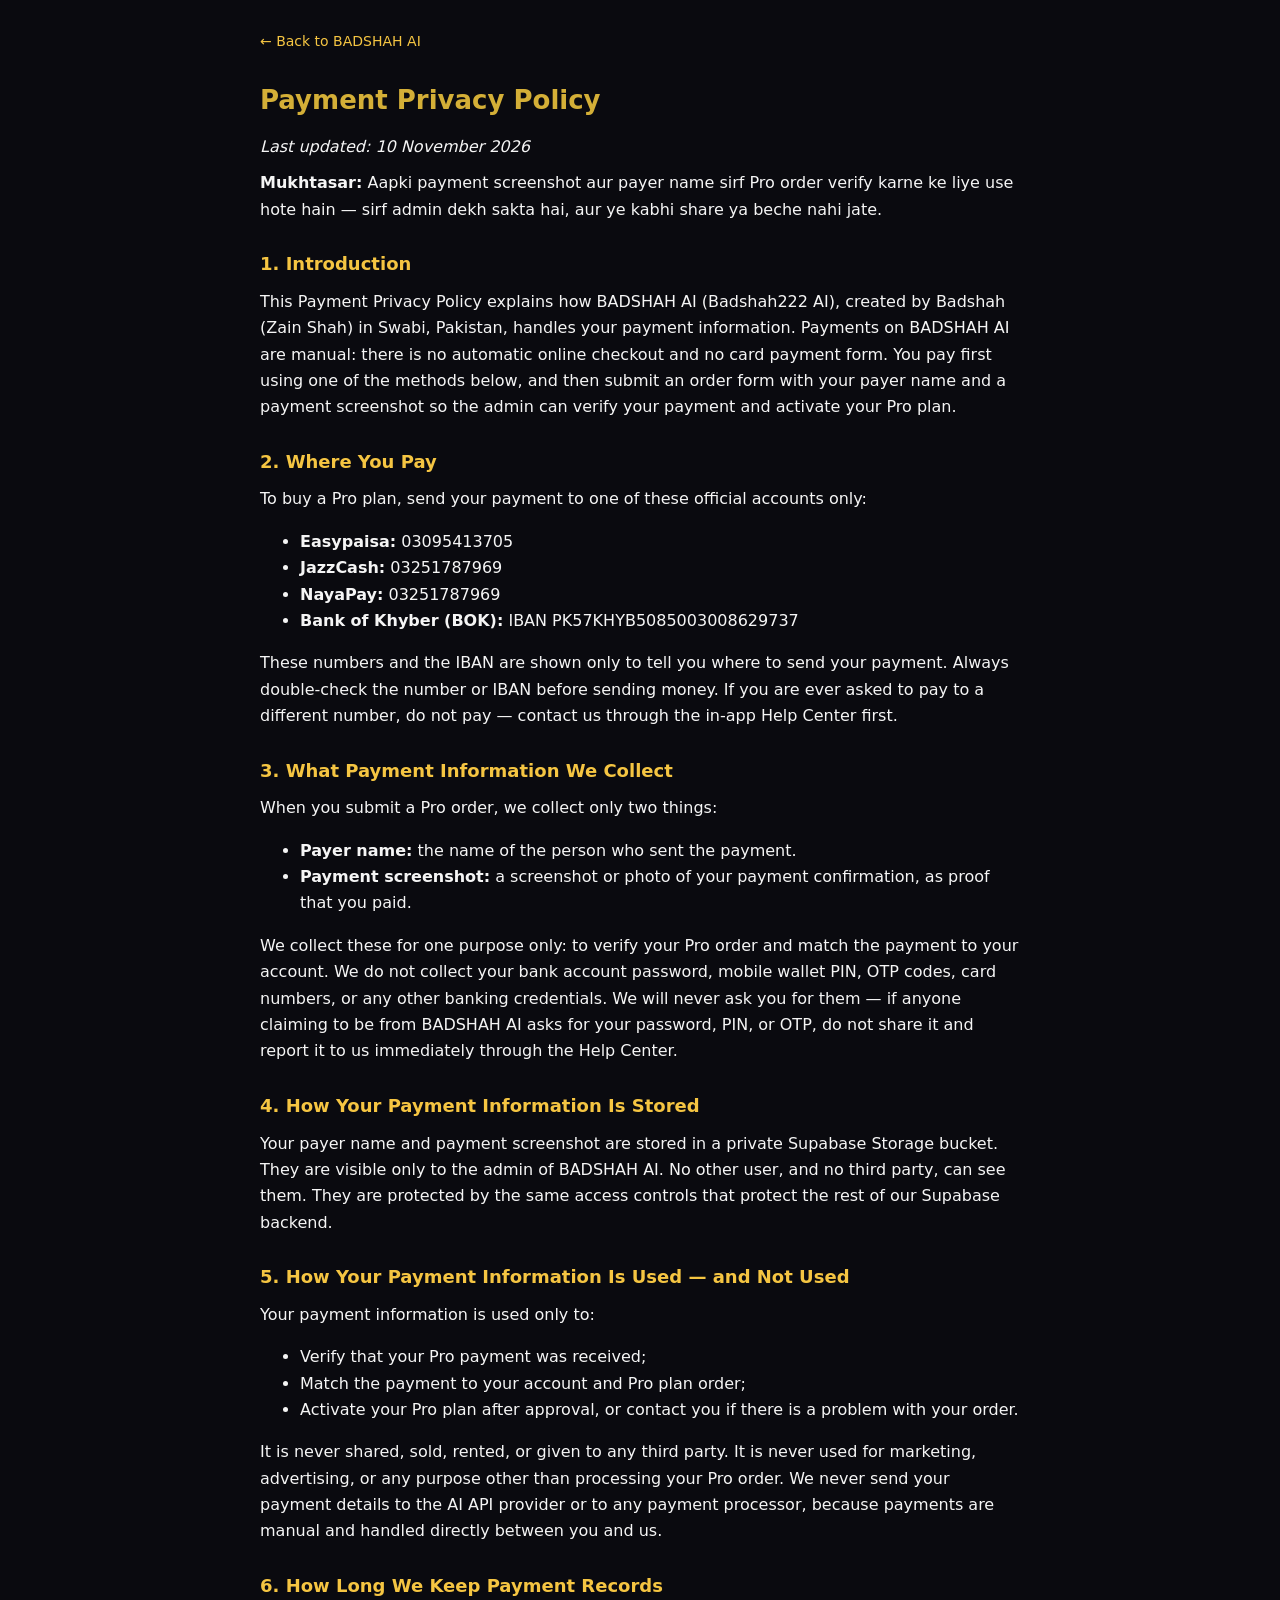
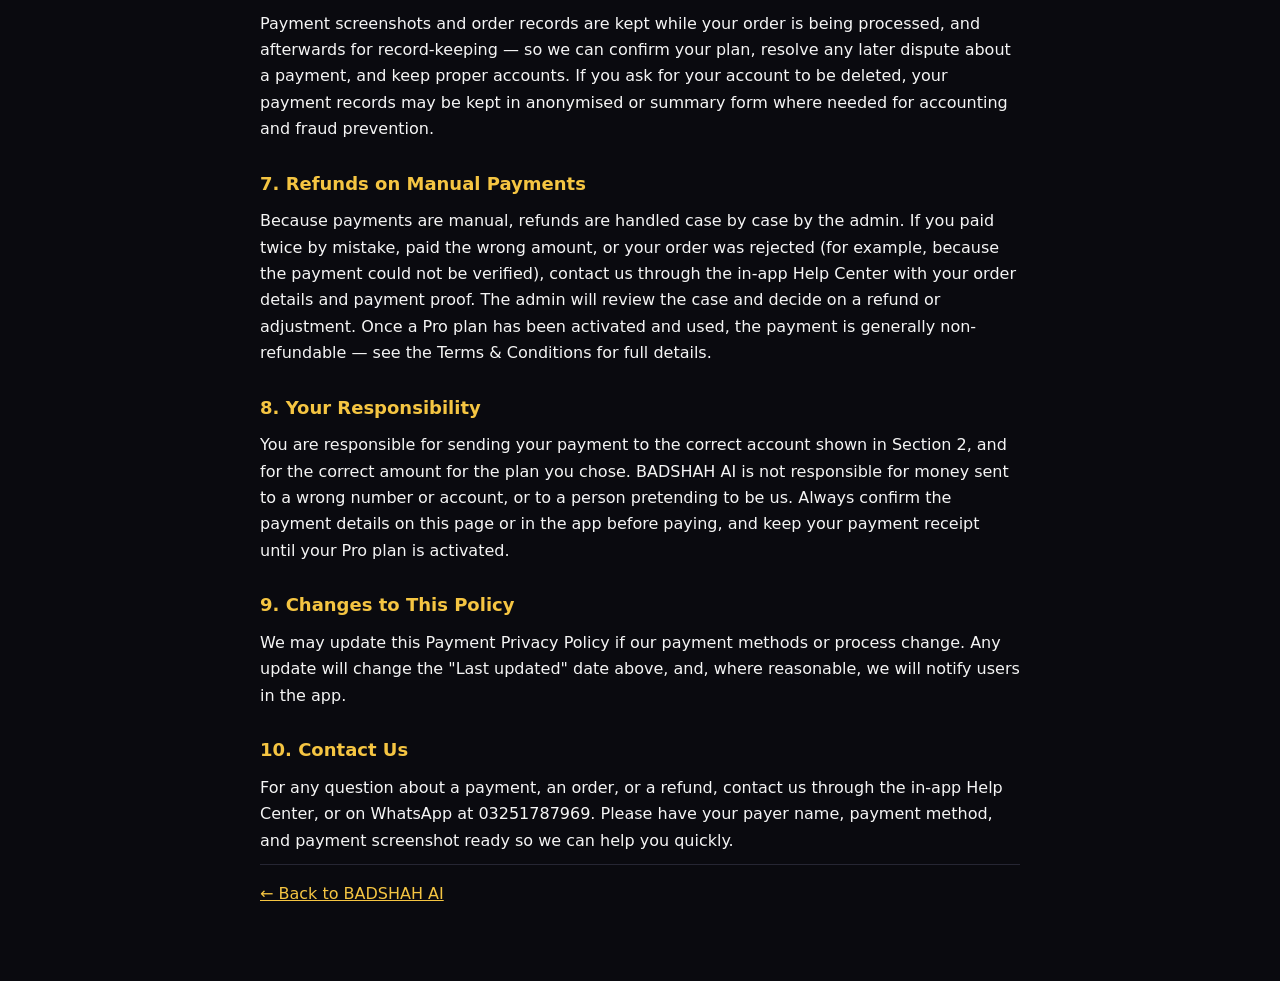
<file: policies/payment-privacy-policy.html>
<!DOCTYPE html>
<html lang="en">
<head>
<meta charset="UTF-8">
<meta name="viewport" content="width=device-width, initial-scale=1.0">
<title>Payment Privacy Policy — BADSHAH AI</title>
<meta name="description" content="Payment Privacy Policy of BADSHAH AI — how Easypaisa, JazzCash, NayaPay and bank payments and screenshots are handled.">
<meta name="robots" content="index, follow">
<meta name="google-site-verification" content="CiAQcyEJTZdj8tL7xGDxXwD9GlTVKaDuL7eweuHNbz8" />
<link rel="canonical" href="https://badshah222-wormai.pages.dev/policies/payment-privacy-policy.html">
<meta property="og:type" content="website">
<meta property="og:title" content="Payment Privacy Policy — BADSHAH AI">
<meta property="og:description" content="Payment Privacy Policy of BADSHAH AI — how Easypaisa, JazzCash, NayaPay and bank payments and screenshots are handled.">
<meta property="og:url" content="https://badshah222-wormai.pages.dev/policies/payment-privacy-policy.html">
<meta property="og:image" content="https://badshah222-wormai.pages.dev/og-image.png">
<meta name="twitter:card" content="summary_large_image">
<meta name="twitter:title" content="Payment Privacy Policy — BADSHAH AI">
<meta name="twitter:description" content="Payment Privacy Policy of BADSHAH AI — how Easypaisa, JazzCash, NayaPay and bank payments and screenshots are handled.">
<meta name="twitter:image" content="https://badshah222-wormai.pages.dev/og-image.png">
<style>body{margin:0;background:#0a0a0f;color:#f5f5f5;font-family:system-ui,-apple-system,"Segoe UI",Roboto,Arial,sans-serif;line-height:1.65}
.policy-page{max-width:760px;margin:0 auto;padding:28px 20px 64px}
.policy-page a{color:#f5c542}
.policy-page h2{color:#d4af37;font-size:26px;margin:8px 0 12px}
.policy-page h3{color:#f5c542;font-size:18px;margin:26px 0 8px}
.policy-page p{margin:10px 0}
.back-link{display:inline-block;margin-bottom:18px;text-decoration:none;font-size:14px}
.policy-foot{margin-top:36px;padding-top:16px;border-top:1px solid #262633}</style>
</head>
<body>
<main class="policy-page">
<a class="back-link" href="../index.html">&larr; Back to BADSHAH AI</a>
<h2>Payment Privacy Policy</h2>
<p><em>Last updated: 10 November 2026</em></p>
<p><strong>Mukhtasar:</strong> Aapki payment screenshot aur payer name sirf Pro order verify karne ke liye use hote hain — sirf admin dekh sakta hai, aur ye kabhi share ya beche nahi jate.</p>

<h3>1. Introduction</h3>
<p>This Payment Privacy Policy explains how BADSHAH AI (Badshah222 AI), created by Badshah (Zain Shah) in Swabi, Pakistan, handles your payment information. Payments on BADSHAH AI are manual: there is no automatic online checkout and no card payment form. You pay first using one of the methods below, and then submit an order form with your payer name and a payment screenshot so the admin can verify your payment and activate your Pro plan.</p>

<h3>2. Where You Pay</h3>
<p>To buy a Pro plan, send your payment to one of these official accounts only:</p>
<ul>
<li><strong>Easypaisa:</strong> 03095413705</li>
<li><strong>JazzCash:</strong> 03251787969</li>
<li><strong>NayaPay:</strong> 03251787969</li>
<li><strong>Bank of Khyber (BOK):</strong> IBAN PK57KHYB5085003008629737</li>
</ul>
<p>These numbers and the IBAN are shown only to tell you where to send your payment. Always double-check the number or IBAN before sending money. If you are ever asked to pay to a different number, do not pay — contact us through the in-app Help Center first.</p>

<h3>3. What Payment Information We Collect</h3>
<p>When you submit a Pro order, we collect only two things:</p>
<ul>
<li><strong>Payer name:</strong> the name of the person who sent the payment.</li>
<li><strong>Payment screenshot:</strong> a screenshot or photo of your payment confirmation, as proof that you paid.</li>
</ul>
<p>We collect these for one purpose only: to verify your Pro order and match the payment to your account. We do not collect your bank account password, mobile wallet PIN, OTP codes, card numbers, or any other banking credentials. We will never ask you for them — if anyone claiming to be from BADSHAH AI asks for your password, PIN, or OTP, do not share it and report it to us immediately through the Help Center.</p>

<h3>4. How Your Payment Information Is Stored</h3>
<p>Your payer name and payment screenshot are stored in a private Supabase Storage bucket. They are visible only to the admin of BADSHAH AI. No other user, and no third party, can see them. They are protected by the same access controls that protect the rest of our Supabase backend.</p>

<h3>5. How Your Payment Information Is Used — and Not Used</h3>
<p>Your payment information is used only to:</p>
<ul>
<li>Verify that your Pro payment was received;</li>
<li>Match the payment to your account and Pro plan order;</li>
<li>Activate your Pro plan after approval, or contact you if there is a problem with your order.</li>
</ul>
<p>It is never shared, sold, rented, or given to any third party. It is never used for marketing, advertising, or any purpose other than processing your Pro order. We never send your payment details to the AI API provider or to any payment processor, because payments are manual and handled directly between you and us.</p>

<h3>6. How Long We Keep Payment Records</h3>
<p>Payment screenshots and order records are kept while your order is being processed, and afterwards for record-keeping — so we can confirm your plan, resolve any later dispute about a payment, and keep proper accounts. If you ask for your account to be deleted, your payment records may be kept in anonymised or summary form where needed for accounting and fraud prevention.</p>

<h3>7. Refunds on Manual Payments</h3>
<p>Because payments are manual, refunds are handled case by case by the admin. If you paid twice by mistake, paid the wrong amount, or your order was rejected (for example, because the payment could not be verified), contact us through the in-app Help Center with your order details and payment proof. The admin will review the case and decide on a refund or adjustment. Once a Pro plan has been activated and used, the payment is generally non-refundable — see the Terms &amp; Conditions for full details.</p>

<h3>8. Your Responsibility</h3>
<p>You are responsible for sending your payment to the correct account shown in Section 2, and for the correct amount for the plan you chose. BADSHAH AI is not responsible for money sent to a wrong number or account, or to a person pretending to be us. Always confirm the payment details on this page or in the app before paying, and keep your payment receipt until your Pro plan is activated.</p>

<h3>9. Changes to This Policy</h3>
<p>We may update this Payment Privacy Policy if our payment methods or process change. Any update will change the "Last updated" date above, and, where reasonable, we will notify users in the app.</p>

<h3>10. Contact Us</h3>
<p>For any question about a payment, an order, or a refund, contact us through the in-app Help Center, or on WhatsApp at 03251787969. Please have your payer name, payment method, and payment screenshot ready so we can help you quickly.</p>
<p class="policy-foot"><a href="../index.html">&larr; Back to BADSHAH AI</a></p>
</main>
</body>
</html>
</file>
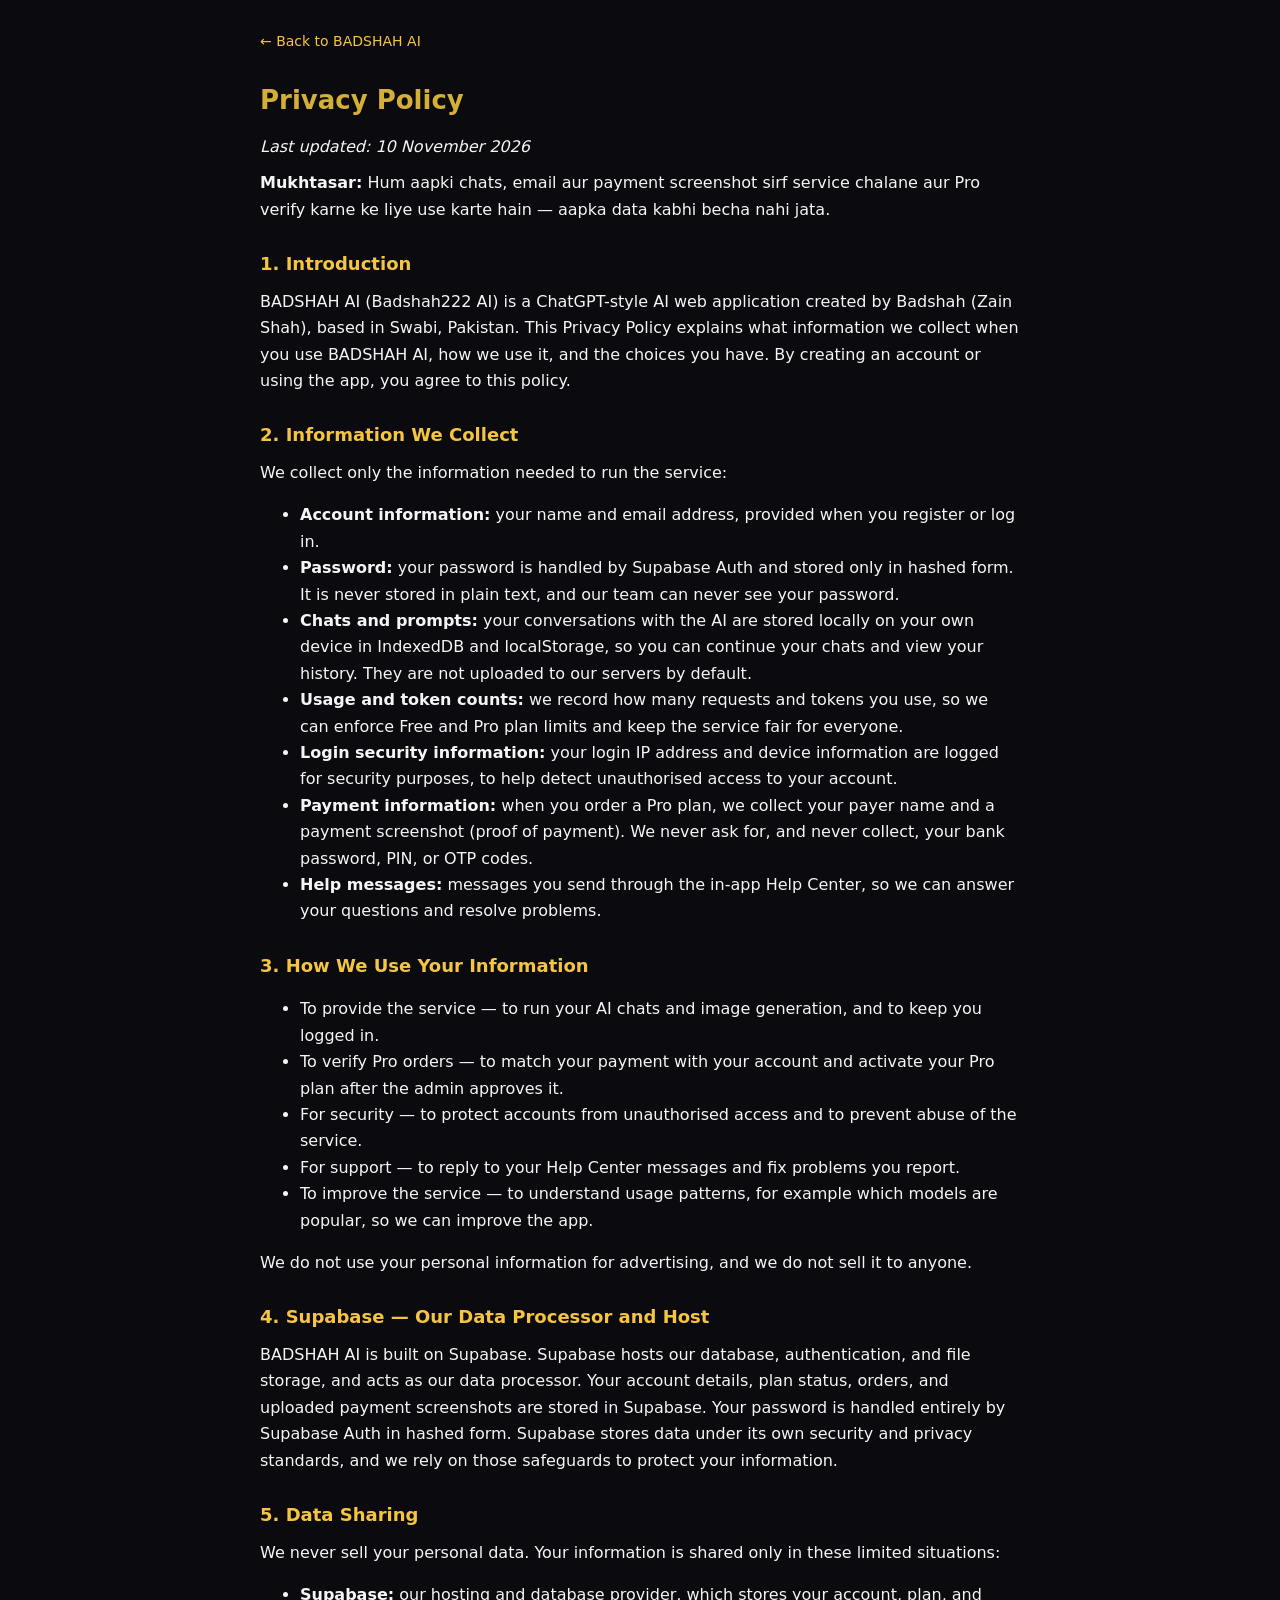
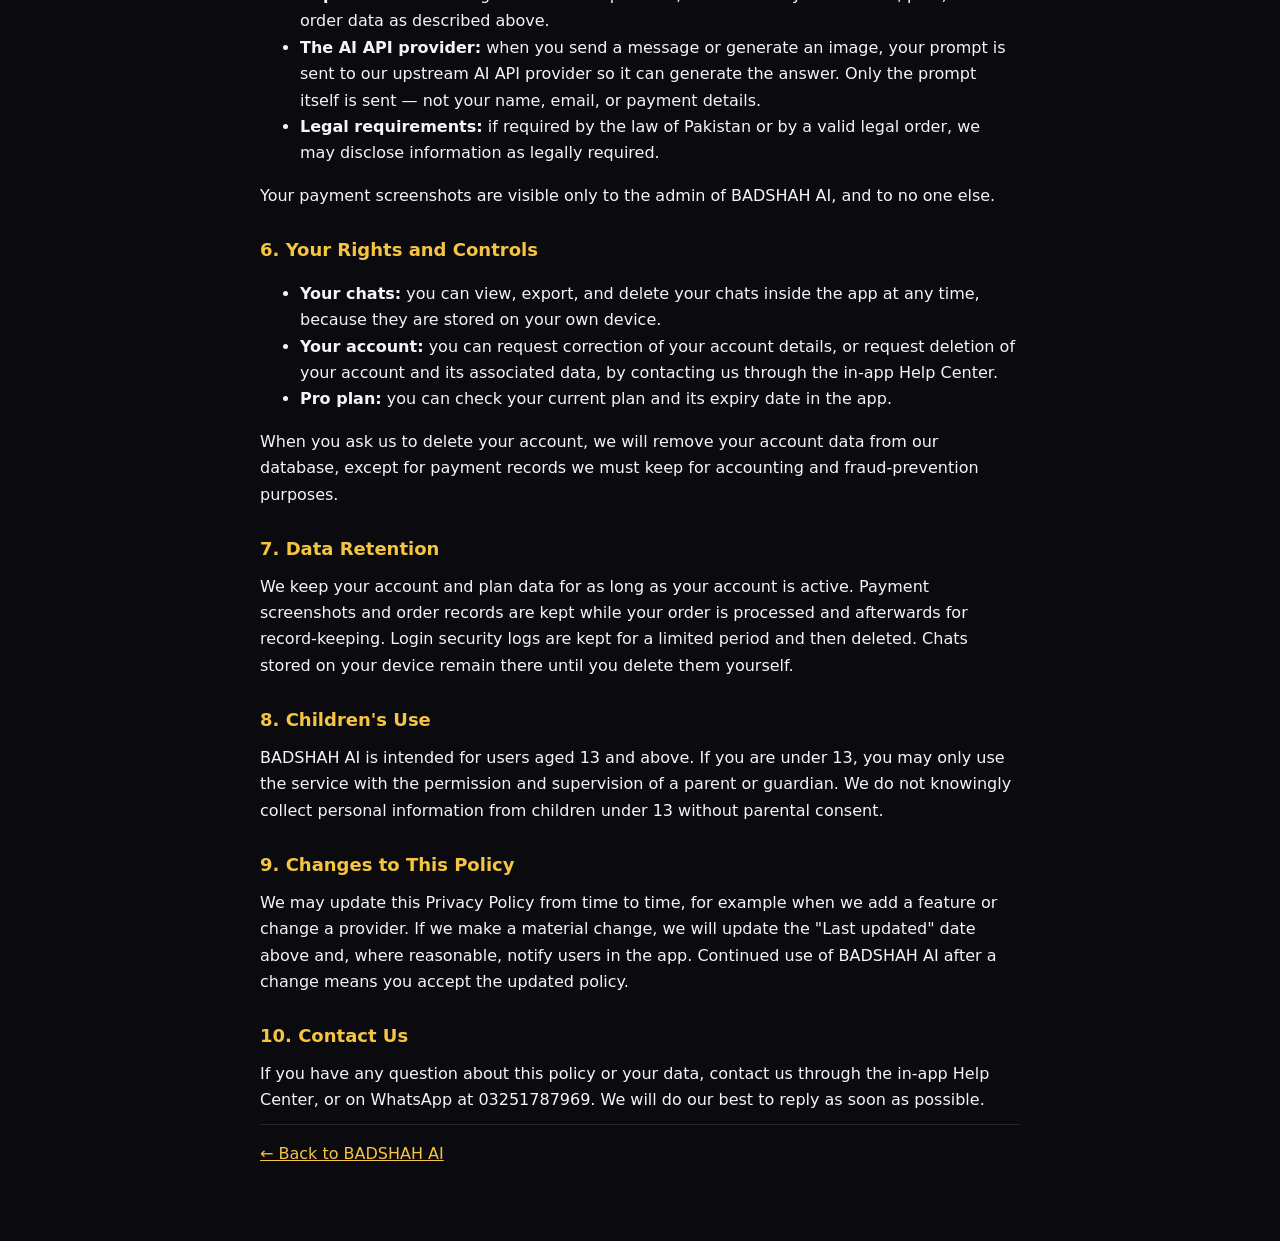
<file: policies/privacy-policy.html>
<!DOCTYPE html>
<html lang="en">
<head>
<meta charset="UTF-8">
<meta name="viewport" content="width=device-width, initial-scale=1.0">
<title>Privacy Policy — BADSHAH AI</title>
<meta name="description" content="Privacy Policy of BADSHAH AI (Badshah222 official worm ai) — how your chats, email and payment screenshots are used. Your data is never sold.">
<meta name="robots" content="index, follow">
<meta name="google-site-verification" content="CiAQcyEJTZdj8tL7xGDxXwD9GlTVKaDuL7eweuHNbz8" />
<link rel="canonical" href="https://badshah222-wormai.pages.dev/policies/privacy-policy.html">
<meta property="og:type" content="website">
<meta property="og:title" content="Privacy Policy — BADSHAH AI">
<meta property="og:description" content="Privacy Policy of BADSHAH AI (Badshah222 official worm ai) — how your chats, email and payment screenshots are used. Your data is never sold.">
<meta property="og:url" content="https://badshah222-wormai.pages.dev/policies/privacy-policy.html">
<meta property="og:image" content="https://badshah222-wormai.pages.dev/og-image.png">
<meta name="twitter:card" content="summary_large_image">
<meta name="twitter:title" content="Privacy Policy — BADSHAH AI">
<meta name="twitter:description" content="Privacy Policy of BADSHAH AI (Badshah222 official worm ai) — how your chats, email and payment screenshots are used. Your data is never sold.">
<meta name="twitter:image" content="https://badshah222-wormai.pages.dev/og-image.png">
<style>body{margin:0;background:#0a0a0f;color:#f5f5f5;font-family:system-ui,-apple-system,"Segoe UI",Roboto,Arial,sans-serif;line-height:1.65}
.policy-page{max-width:760px;margin:0 auto;padding:28px 20px 64px}
.policy-page a{color:#f5c542}
.policy-page h2{color:#d4af37;font-size:26px;margin:8px 0 12px}
.policy-page h3{color:#f5c542;font-size:18px;margin:26px 0 8px}
.policy-page p{margin:10px 0}
.back-link{display:inline-block;margin-bottom:18px;text-decoration:none;font-size:14px}
.policy-foot{margin-top:36px;padding-top:16px;border-top:1px solid #262633}</style>
</head>
<body>
<main class="policy-page">
<a class="back-link" href="../index.html">&larr; Back to BADSHAH AI</a>
<h2>Privacy Policy</h2>
<p><em>Last updated: 10 November 2026</em></p>
<p><strong>Mukhtasar:</strong> Hum aapki chats, email aur payment screenshot sirf service chalane aur Pro verify karne ke liye use karte hain — aapka data kabhi becha nahi jata.</p>

<h3>1. Introduction</h3>
<p>BADSHAH AI (Badshah222 AI) is a ChatGPT-style AI web application created by Badshah (Zain Shah), based in Swabi, Pakistan. This Privacy Policy explains what information we collect when you use BADSHAH AI, how we use it, and the choices you have. By creating an account or using the app, you agree to this policy.</p>

<h3>2. Information We Collect</h3>
<p>We collect only the information needed to run the service:</p>
<ul>
<li><strong>Account information:</strong> your name and email address, provided when you register or log in.</li>
<li><strong>Password:</strong> your password is handled by Supabase Auth and stored only in hashed form. It is never stored in plain text, and our team can never see your password.</li>
<li><strong>Chats and prompts:</strong> your conversations with the AI are stored locally on your own device in IndexedDB and localStorage, so you can continue your chats and view your history. They are not uploaded to our servers by default.</li>
<li><strong>Usage and token counts:</strong> we record how many requests and tokens you use, so we can enforce Free and Pro plan limits and keep the service fair for everyone.</li>
<li><strong>Login security information:</strong> your login IP address and device information are logged for security purposes, to help detect unauthorised access to your account.</li>
<li><strong>Payment information:</strong> when you order a Pro plan, we collect your payer name and a payment screenshot (proof of payment). We never ask for, and never collect, your bank password, PIN, or OTP codes.</li>
<li><strong>Help messages:</strong> messages you send through the in-app Help Center, so we can answer your questions and resolve problems.</li>
</ul>

<h3>3. How We Use Your Information</h3>
<ul>
<li>To provide the service — to run your AI chats and image generation, and to keep you logged in.</li>
<li>To verify Pro orders — to match your payment with your account and activate your Pro plan after the admin approves it.</li>
<li>For security — to protect accounts from unauthorised access and to prevent abuse of the service.</li>
<li>For support — to reply to your Help Center messages and fix problems you report.</li>
<li>To improve the service — to understand usage patterns, for example which models are popular, so we can improve the app.</li>
</ul>
<p>We do not use your personal information for advertising, and we do not sell it to anyone.</p>

<h3>4. Supabase — Our Data Processor and Host</h3>
<p>BADSHAH AI is built on Supabase. Supabase hosts our database, authentication, and file storage, and acts as our data processor. Your account details, plan status, orders, and uploaded payment screenshots are stored in Supabase. Your password is handled entirely by Supabase Auth in hashed form. Supabase stores data under its own security and privacy standards, and we rely on those safeguards to protect your information.</p>

<h3>5. Data Sharing</h3>
<p>We never sell your personal data. Your information is shared only in these limited situations:</p>
<ul>
<li><strong>Supabase:</strong> our hosting and database provider, which stores your account, plan, and order data as described above.</li>
<li><strong>The AI API provider:</strong> when you send a message or generate an image, your prompt is sent to our upstream AI API provider so it can generate the answer. Only the prompt itself is sent — not your name, email, or payment details.</li>
<li><strong>Legal requirements:</strong> if required by the law of Pakistan or by a valid legal order, we may disclose information as legally required.</li>
</ul>
<p>Your payment screenshots are visible only to the admin of BADSHAH AI, and to no one else.</p>

<h3>6. Your Rights and Controls</h3>
<ul>
<li><strong>Your chats:</strong> you can view, export, and delete your chats inside the app at any time, because they are stored on your own device.</li>
<li><strong>Your account:</strong> you can request correction of your account details, or request deletion of your account and its associated data, by contacting us through the in-app Help Center.</li>
<li><strong>Pro plan:</strong> you can check your current plan and its expiry date in the app.</li>
</ul>
<p>When you ask us to delete your account, we will remove your account data from our database, except for payment records we must keep for accounting and fraud-prevention purposes.</p>

<h3>7. Data Retention</h3>
<p>We keep your account and plan data for as long as your account is active. Payment screenshots and order records are kept while your order is processed and afterwards for record-keeping. Login security logs are kept for a limited period and then deleted. Chats stored on your device remain there until you delete them yourself.</p>

<h3>8. Children's Use</h3>
<p>BADSHAH AI is intended for users aged 13 and above. If you are under 13, you may only use the service with the permission and supervision of a parent or guardian. We do not knowingly collect personal information from children under 13 without parental consent.</p>

<h3>9. Changes to This Policy</h3>
<p>We may update this Privacy Policy from time to time, for example when we add a feature or change a provider. If we make a material change, we will update the "Last updated" date above and, where reasonable, notify users in the app. Continued use of BADSHAH AI after a change means you accept the updated policy.</p>

<h3>10. Contact Us</h3>
<p>If you have any question about this policy or your data, contact us through the in-app Help Center, or on WhatsApp at 03251787969. We will do our best to reply as soon as possible.</p>
<p class="policy-foot"><a href="../index.html">&larr; Back to BADSHAH AI</a></p>
</main>
</body>
</html>
</file>
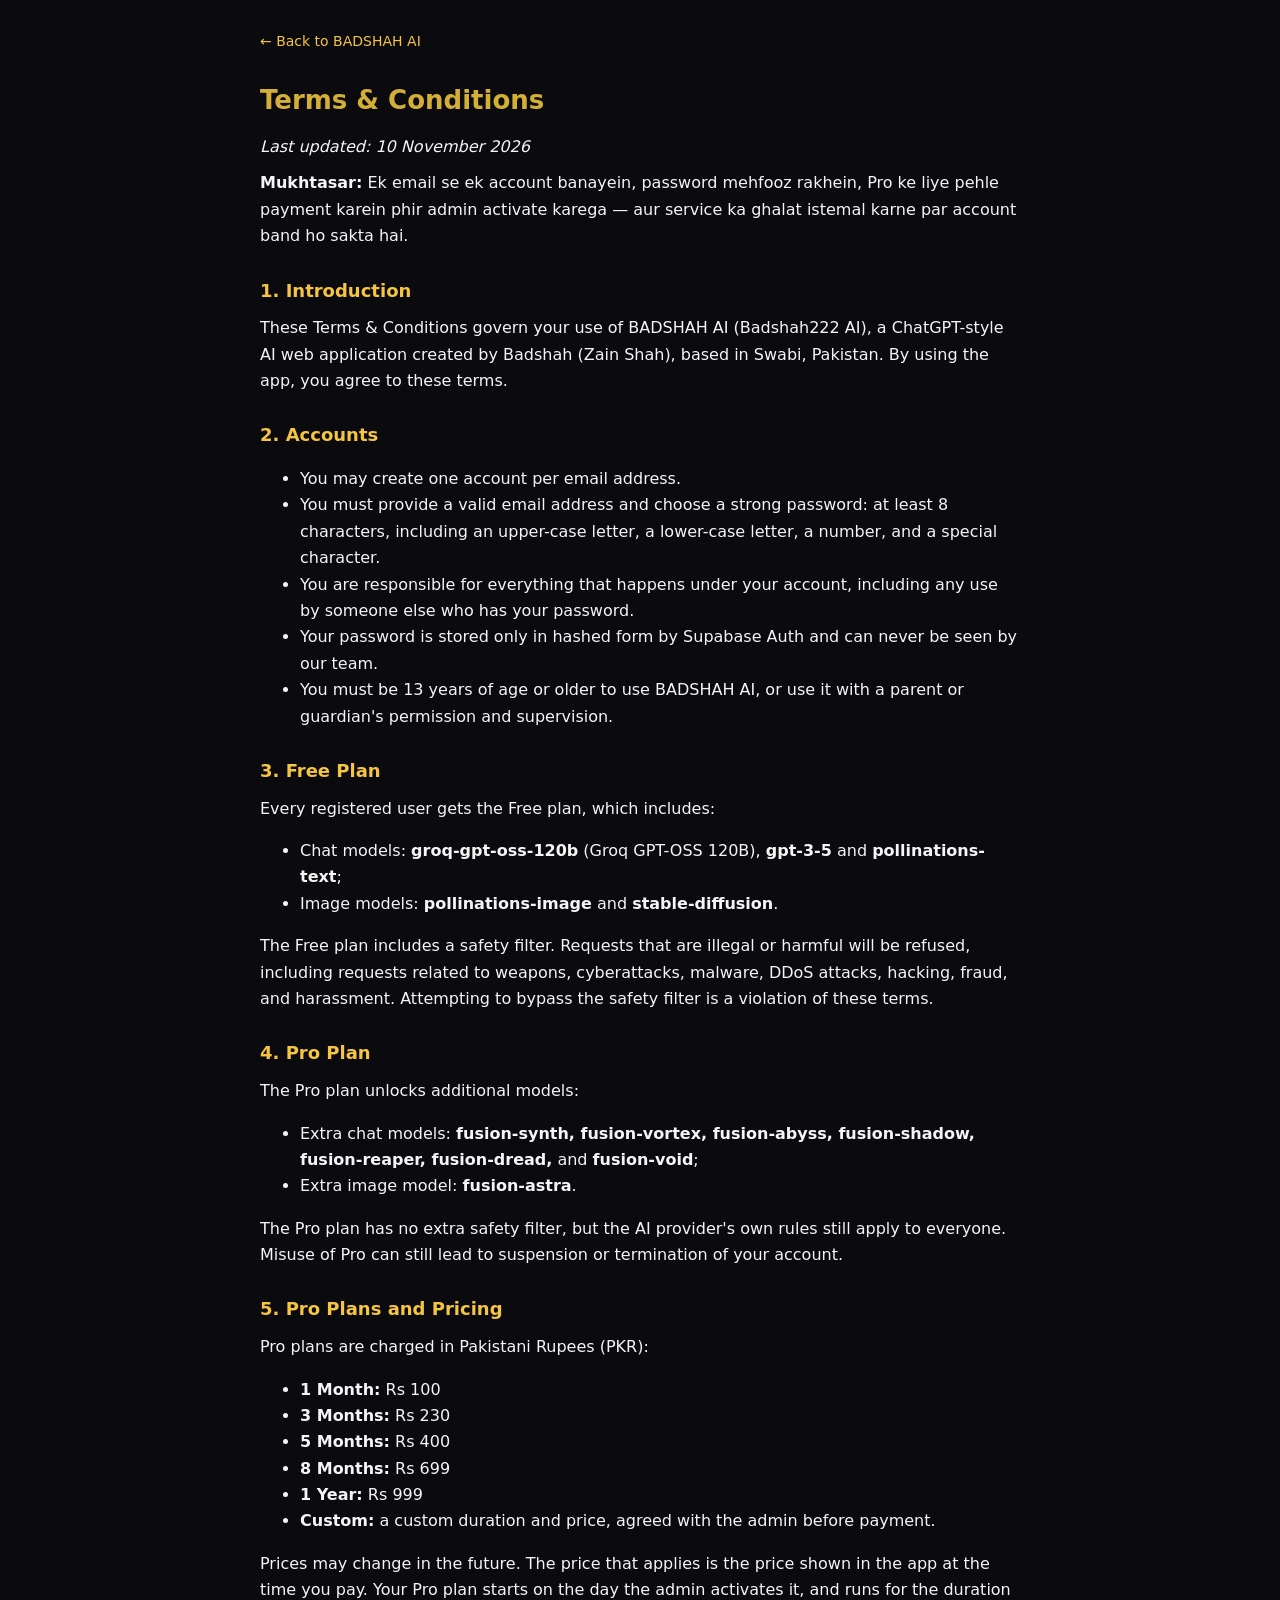
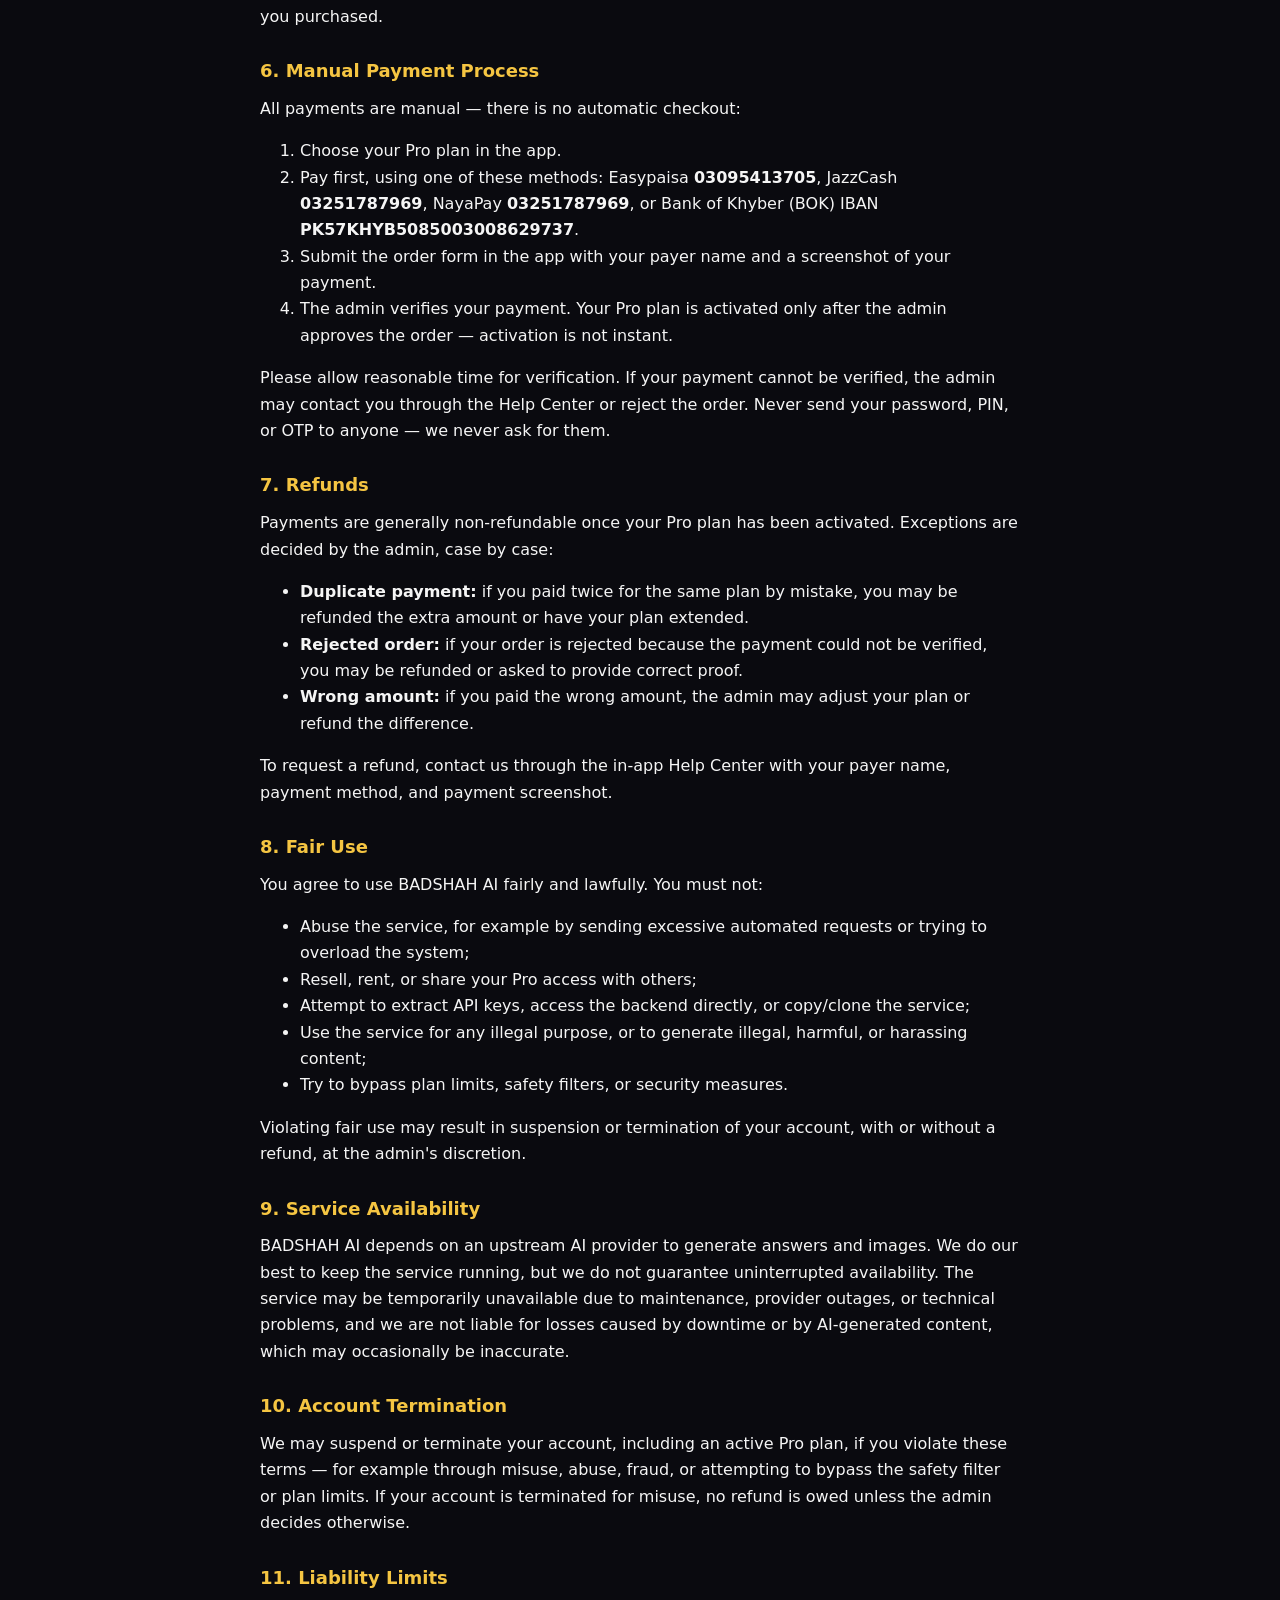
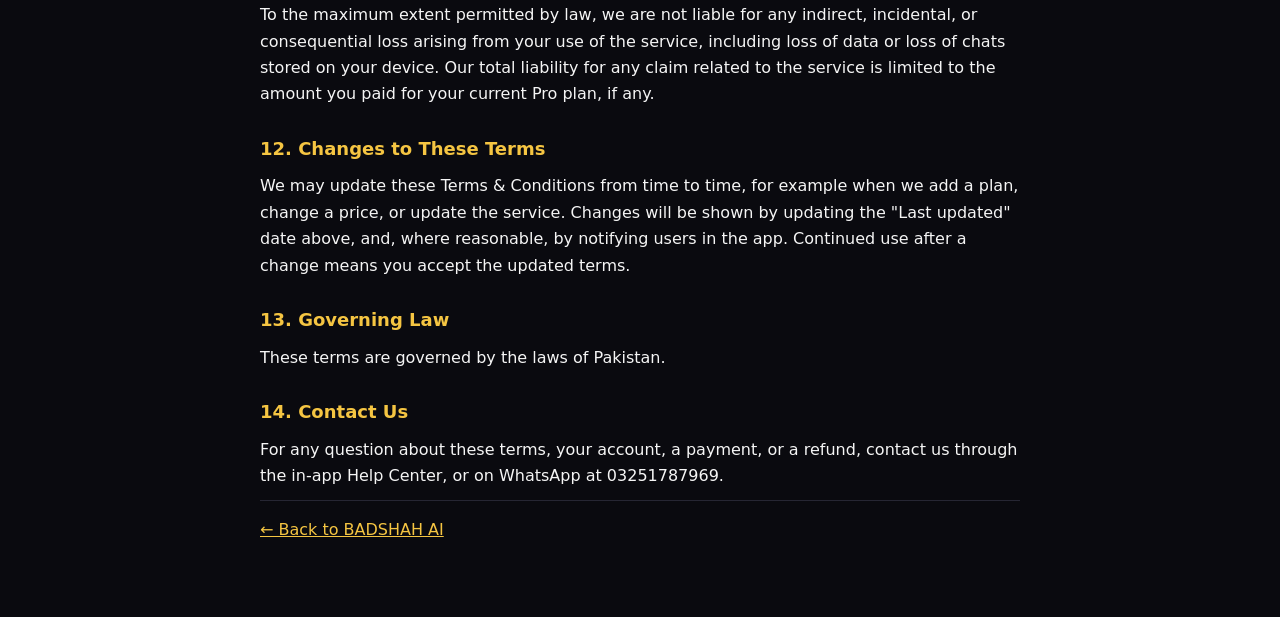
<file: policies/terms-conditions.html>
<!DOCTYPE html>
<html lang="en">
<head>
<meta charset="UTF-8">
<meta name="viewport" content="width=device-width, initial-scale=1.0">
<title>Terms &amp; Conditions — BADSHAH AI</title>
<meta name="description" content="Terms & Conditions of BADSHAH AI (Badshah222 official worm ai) — free and Pro plans, payments, refunds and fair use.">
<meta name="robots" content="index, follow">
<meta name="google-site-verification" content="CiAQcyEJTZdj8tL7xGDxXwD9GlTVKaDuL7eweuHNbz8" />
<link rel="canonical" href="https://badshah222-wormai.pages.dev/policies/terms-conditions.html">
<meta property="og:type" content="website">
<meta property="og:title" content="Terms &amp; Conditions — BADSHAH AI">
<meta property="og:description" content="Terms & Conditions of BADSHAH AI (Badshah222 official worm ai) — free and Pro plans, payments, refunds and fair use.">
<meta property="og:url" content="https://badshah222-wormai.pages.dev/policies/terms-conditions.html">
<meta property="og:image" content="https://badshah222-wormai.pages.dev/og-image.png">
<meta name="twitter:card" content="summary_large_image">
<meta name="twitter:title" content="Terms &amp; Conditions — BADSHAH AI">
<meta name="twitter:description" content="Terms & Conditions of BADSHAH AI (Badshah222 official worm ai) — free and Pro plans, payments, refunds and fair use.">
<meta name="twitter:image" content="https://badshah222-wormai.pages.dev/og-image.png">
<style>body{margin:0;background:#0a0a0f;color:#f5f5f5;font-family:system-ui,-apple-system,"Segoe UI",Roboto,Arial,sans-serif;line-height:1.65}
.policy-page{max-width:760px;margin:0 auto;padding:28px 20px 64px}
.policy-page a{color:#f5c542}
.policy-page h2{color:#d4af37;font-size:26px;margin:8px 0 12px}
.policy-page h3{color:#f5c542;font-size:18px;margin:26px 0 8px}
.policy-page p{margin:10px 0}
.back-link{display:inline-block;margin-bottom:18px;text-decoration:none;font-size:14px}
.policy-foot{margin-top:36px;padding-top:16px;border-top:1px solid #262633}</style>
</head>
<body>
<main class="policy-page">
<a class="back-link" href="../index.html">&larr; Back to BADSHAH AI</a>
<h2>Terms &amp; Conditions</h2>
<p><em>Last updated: 10 November 2026</em></p>
<p><strong>Mukhtasar:</strong> Ek email se ek account banayein, password mehfooz rakhein, Pro ke liye pehle payment karein phir admin activate karega — aur service ka ghalat istemal karne par account band ho sakta hai.</p>

<h3>1. Introduction</h3>
<p>These Terms &amp; Conditions govern your use of BADSHAH AI (Badshah222 AI), a ChatGPT-style AI web application created by Badshah (Zain Shah), based in Swabi, Pakistan. By using the app, you agree to these terms.</p>

<h3>2. Accounts</h3>
<ul>
<li>You may create one account per email address.</li>
<li>You must provide a valid email address and choose a strong password: at least 8 characters, including an upper-case letter, a lower-case letter, a number, and a special character.</li>
<li>You are responsible for everything that happens under your account, including any use by someone else who has your password.</li>
<li>Your password is stored only in hashed form by Supabase Auth and can never be seen by our team.</li>
<li>You must be 13 years of age or older to use BADSHAH AI, or use it with a parent or guardian's permission and supervision.</li>
</ul>

<h3>3. Free Plan</h3>
<p>Every registered user gets the Free plan, which includes:</p>
<ul>
<li>Chat models: <strong>groq-gpt-oss-120b</strong> (Groq GPT-OSS 120B), <strong>gpt-3-5</strong> and <strong>pollinations-text</strong>;</li>
<li>Image models: <strong>pollinations-image</strong> and <strong>stable-diffusion</strong>.</li>
</ul>
<p>The Free plan includes a safety filter. Requests that are illegal or harmful will be refused, including requests related to weapons, cyberattacks, malware, DDoS attacks, hacking, fraud, and harassment. Attempting to bypass the safety filter is a violation of these terms.</p>

<h3>4. Pro Plan</h3>
<p>The Pro plan unlocks additional models:</p>
<ul>
<li>Extra chat models: <strong>fusion-synth, fusion-vortex, fusion-abyss, fusion-shadow, fusion-reaper, fusion-dread,</strong> and <strong>fusion-void</strong>;</li>
<li>Extra image model: <strong>fusion-astra</strong>.</li>
</ul>
<p>The Pro plan has no extra safety filter, but the AI provider's own rules still apply to everyone. Misuse of Pro can still lead to suspension or termination of your account.</p>

<h3>5. Pro Plans and Pricing</h3>
<p>Pro plans are charged in Pakistani Rupees (PKR):</p>
<ul>
<li><strong>1 Month:</strong> Rs 100</li>
<li><strong>3 Months:</strong> Rs 230</li>
<li><strong>5 Months:</strong> Rs 400</li>
<li><strong>8 Months:</strong> Rs 699</li>
<li><strong>1 Year:</strong> Rs 999</li>
<li><strong>Custom:</strong> a custom duration and price, agreed with the admin before payment.</li>
</ul>
<p>Prices may change in the future. The price that applies is the price shown in the app at the time you pay. Your Pro plan starts on the day the admin activates it, and runs for the duration you purchased.</p>

<h3>6. Manual Payment Process</h3>
<p>All payments are manual — there is no automatic checkout:</p>
<ol>
<li>Choose your Pro plan in the app.</li>
<li>Pay first, using one of these methods: Easypaisa <strong>03095413705</strong>, JazzCash <strong>03251787969</strong>, NayaPay <strong>03251787969</strong>, or Bank of Khyber (BOK) IBAN <strong>PK57KHYB5085003008629737</strong>.</li>
<li>Submit the order form in the app with your payer name and a screenshot of your payment.</li>
<li>The admin verifies your payment. Your Pro plan is activated only after the admin approves the order — activation is not instant.</li>
</ol>
<p>Please allow reasonable time for verification. If your payment cannot be verified, the admin may contact you through the Help Center or reject the order. Never send your password, PIN, or OTP to anyone — we never ask for them.</p>

<h3>7. Refunds</h3>
<p>Payments are generally non-refundable once your Pro plan has been activated. Exceptions are decided by the admin, case by case:</p>
<ul>
<li><strong>Duplicate payment:</strong> if you paid twice for the same plan by mistake, you may be refunded the extra amount or have your plan extended.</li>
<li><strong>Rejected order:</strong> if your order is rejected because the payment could not be verified, you may be refunded or asked to provide correct proof.</li>
<li><strong>Wrong amount:</strong> if you paid the wrong amount, the admin may adjust your plan or refund the difference.</li>
</ul>
<p>To request a refund, contact us through the in-app Help Center with your payer name, payment method, and payment screenshot.</p>

<h3>8. Fair Use</h3>
<p>You agree to use BADSHAH AI fairly and lawfully. You must not:</p>
<ul>
<li>Abuse the service, for example by sending excessive automated requests or trying to overload the system;</li>
<li>Resell, rent, or share your Pro access with others;</li>
<li>Attempt to extract API keys, access the backend directly, or copy/clone the service;</li>
<li>Use the service for any illegal purpose, or to generate illegal, harmful, or harassing content;</li>
<li>Try to bypass plan limits, safety filters, or security measures.</li>
</ul>
<p>Violating fair use may result in suspension or termination of your account, with or without a refund, at the admin's discretion.</p>

<h3>9. Service Availability</h3>
<p>BADSHAH AI depends on an upstream AI provider to generate answers and images. We do our best to keep the service running, but we do not guarantee uninterrupted availability. The service may be temporarily unavailable due to maintenance, provider outages, or technical problems, and we are not liable for losses caused by downtime or by AI-generated content, which may occasionally be inaccurate.</p>

<h3>10. Account Termination</h3>
<p>We may suspend or terminate your account, including an active Pro plan, if you violate these terms — for example through misuse, abuse, fraud, or attempting to bypass the safety filter or plan limits. If your account is terminated for misuse, no refund is owed unless the admin decides otherwise.</p>

<h3>11. Liability Limits</h3>
<p>To the maximum extent permitted by law, we are not liable for any indirect, incidental, or consequential loss arising from your use of the service, including loss of data or loss of chats stored on your device. Our total liability for any claim related to the service is limited to the amount you paid for your current Pro plan, if any.</p>

<h3>12. Changes to These Terms</h3>
<p>We may update these Terms &amp; Conditions from time to time, for example when we add a plan, change a price, or update the service. Changes will be shown by updating the "Last updated" date above, and, where reasonable, by notifying users in the app. Continued use after a change means you accept the updated terms.</p>

<h3>13. Governing Law</h3>
<p>These terms are governed by the laws of Pakistan.</p>

<h3>14. Contact Us</h3>
<p>For any question about these terms, your account, a payment, or a refund, contact us through the in-app Help Center, or on WhatsApp at 03251787969.</p>
<p class="policy-foot"><a href="../index.html">&larr; Back to BADSHAH AI</a></p>
</main>
</body>
</html>
</file>
